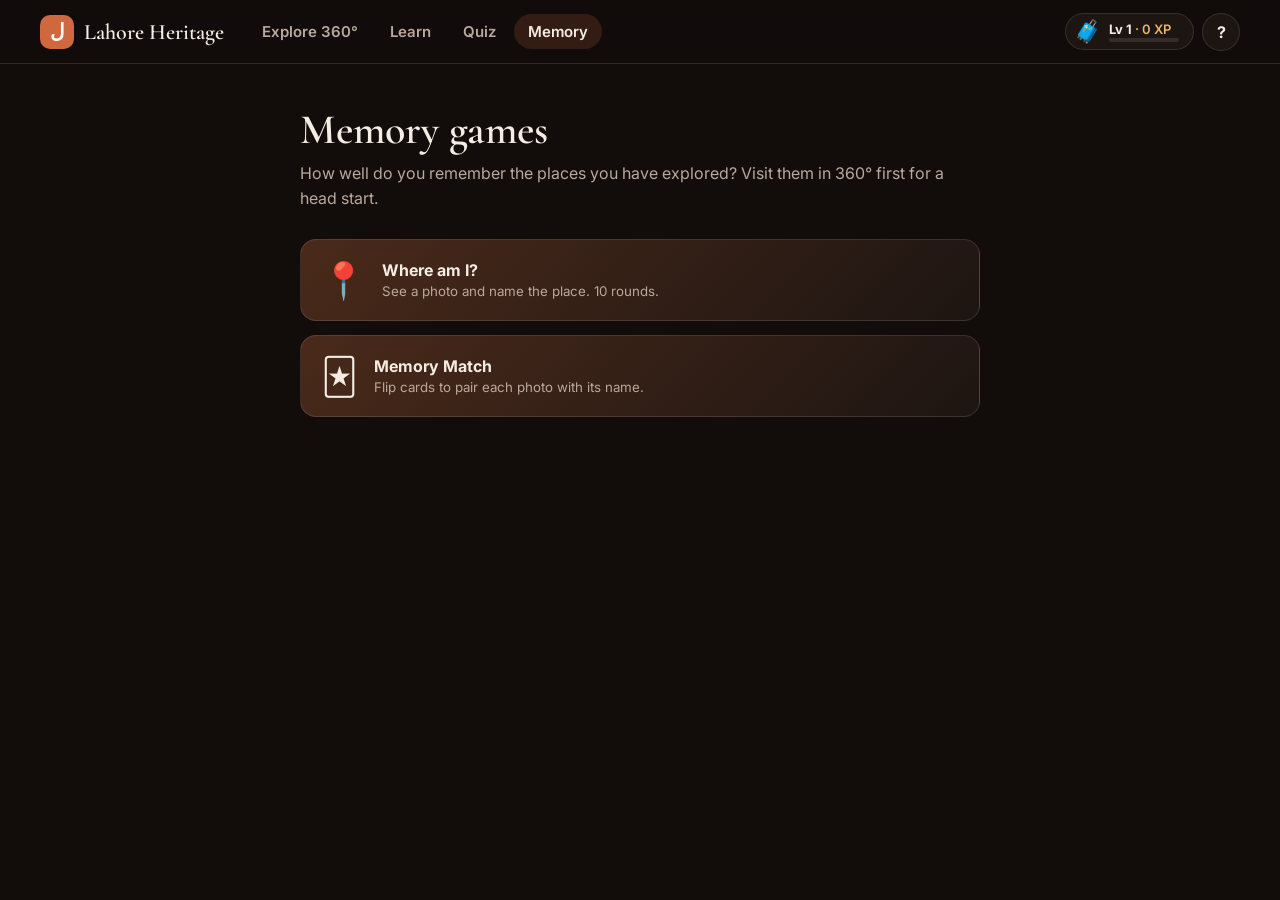
<file: memory.html>
<!DOCTYPE html>
<html lang="en">
<head>
  <meta charset="UTF-8">
  <meta name="viewport" content="width=device-width, initial-scale=1.0">
  <title>Memory Games · Lahore Heritage</title>
  <link rel="preconnect" href="https://fonts.googleapis.com">
  <link rel="preconnect" href="https://fonts.gstatic.com" crossorigin>
  <link href="https://fonts.googleapis.com/css2?family=Cormorant+Garamond:wght@600&family=Inter:wght@400;600;700;800&display=swap" rel="stylesheet">
  <link rel="stylesheet" href="assets/css/style.css">
  <link rel="stylesheet" href="assets/css/site.css">
</head>
<body class="page">
  <main class="play" id="app"></main>

  <script src="assets/js/tour-data.js"></script>
  <script src="assets/js/aerial-views.js"></script>
  <script src="assets/js/heritage-data.js"></script>
  <script src="assets/js/images.js"></script>
  <script src="assets/js/game.js"></script>
  <script src="assets/js/memory.js"></script>
</body>
</html>
</file>
<file: assets/css/style.css>
:root {
  --bg: #120d0b;
  --surface: #1d1512;
  --surface-2: #2a1f1a;
  --text: #f5ece4;
  --muted: #b9a89b;
  --accent: #d0683f;
  --accent-2: #e9b36a;
  --line: rgba(245, 236, 228, 0.12);
  --glass: rgba(18, 13, 11, 0.72);
  --radius: 14px;
  --display: "Cormorant Garamond", Georgia, serif;
  --body: "Inter", system-ui, -apple-system, "Segoe UI", sans-serif;
}

* { box-sizing: border-box; }
html, body { margin: 0; background: var(--bg); color: var(--text); font-family: var(--body); }
a { color: inherit; text-decoration: none; }
button { font: inherit; color: inherit; cursor: pointer; }
img { display: block; max-width: 100%; }

/* ---------- Home: hero ---------- */
.hero {
  position: relative; min-height: 100svh; display: flex; align-items: flex-end;
  padding: 0 clamp(16px, 6vw, 96px) clamp(48px, 10vh, 120px);
  background: var(--hero-image) center / cover no-repeat;
}
.hero::before {
  content: ""; position: absolute; inset: 0;
  background: linear-gradient(180deg, rgba(18,13,11,.25) 0%, rgba(18,13,11,.35) 45%, var(--bg) 100%);
}
.hero__inner { position: relative; max-width: 760px; }
.eyebrow {
  display: inline-block; font-size: 13px; letter-spacing: .18em; text-transform: uppercase;
  color: var(--accent-2); margin-bottom: 16px;
}
.hero h1 {
  font-family: var(--display); font-weight: 600; line-height: 1.02; margin: 0 0 20px;
  font-size: clamp(44px, 8vw, 96px);
}
.hero p { font-size: clamp(16px, 2vw, 19px); line-height: 1.6; color: var(--muted); margin: 0 0 32px; max-width: 600px; }
.actions { display: flex; flex-wrap: wrap; gap: 12px; }
.btn {
  display: inline-flex; align-items: center; gap: 10px; padding: 14px 24px; border-radius: 999px;
  font-weight: 600; font-size: 15px; border: 1px solid transparent; transition: transform .15s, background .15s;
}
.btn:hover { transform: translateY(-1px); }
.btn--primary { background: var(--accent); color: #fff; }
.btn--primary:hover { background: #dd7750; }
.btn--ghost { border-color: rgba(255,255,255,.35); background: rgba(0,0,0,.25); backdrop-filter: blur(6px); }
.btn--ghost:hover { background: rgba(255,255,255,.12); }

/* ---------- Home: sites ---------- */
.sites { padding: 40px clamp(16px, 6vw, 96px) 80px; max-width: 1400px; margin: 0 auto; }
.site { padding: 48px 0; border-top: 1px solid var(--line); }
.site:first-child { border-top: 0; }
.site__head { display: flex; flex-wrap: wrap; align-items: baseline; justify-content: space-between; gap: 8px 24px; margin-bottom: 24px; }
.site h2 { font-family: var(--display); font-weight: 600; font-size: clamp(30px, 4vw, 44px); margin: 0; }
.site__blurb { color: var(--muted); margin: 6px 0 0; max-width: 620px; line-height: 1.55; }
.site__count { color: var(--accent-2); font-size: 14px; white-space: nowrap; }
.grid { display: grid; grid-template-columns: repeat(auto-fill, minmax(240px, 1fr)); gap: 18px; }

.card {
  position: relative; border-radius: var(--radius); overflow: hidden; background: var(--surface);
  aspect-ratio: 16 / 10; isolation: isolate;
}
.card img { width: 100%; height: 100%; object-fit: cover; transition: transform .5s ease; }
.card:hover img { transform: scale(1.06); }
.card::after {
  content: ""; position: absolute; inset: 0; z-index: 1;
  background: linear-gradient(180deg, transparent 45%, rgba(0,0,0,.8) 100%);
}
.card__title { position: absolute; left: 14px; right: 14px; bottom: 12px; z-index: 2; font-weight: 600; font-size: 15px; line-height: 1.3; }
.badge {
  position: absolute; top: 10px; right: 10px; z-index: 2; font-size: 12px; font-weight: 700;
  padding: 4px 9px; border-radius: 999px; background: var(--glass); backdrop-filter: blur(6px);
}

.footer { padding: 32px clamp(16px, 6vw, 96px); border-top: 1px solid var(--line); color: var(--muted); font-size: 14px; text-align: center; }
.footer a { color: var(--accent-2); }

/* ---------- Tour page ---------- */
.tour, .tour body { height: 100%; overflow: hidden; }
#pano { position: fixed; inset: 0; background: #000; }

.topbar {
  position: fixed; top: 0; left: 0; right: 0; z-index: 20; display: flex; align-items: center; gap: 12px;
  padding: 14px 16px; background: linear-gradient(180deg, rgba(0,0,0,.65), transparent); pointer-events: none;
}
.topbar > * { pointer-events: auto; }
.scene-title { flex: 1; min-width: 0; text-align: center; }
.scene-title h1 { font-family: var(--display); font-weight: 600; font-size: clamp(20px, 3vw, 30px); margin: 0; text-shadow: 0 2px 10px rgba(0,0,0,.6); white-space: nowrap; overflow: hidden; text-overflow: ellipsis; }
.scene-title span { font-size: 12px; letter-spacing: .14em; text-transform: uppercase; color: var(--accent-2); }

.icon-btn {
  width: 44px; height: 44px; flex: none; display: grid; place-items: center; border-radius: 50%;
  border: 1px solid rgba(255,255,255,.18); background: var(--glass); backdrop-filter: blur(8px); transition: background .15s;
}
.icon-btn:hover, .icon-btn[aria-pressed="true"] { background: var(--accent); border-color: var(--accent); }
.icon-btn svg { width: 20px; height: 20px; }
.tools { display: flex; gap: 8px; }

/* Bottom location drawer */
.drawer {
  position: fixed; left: 0; right: 0; bottom: 0; z-index: 20; background: var(--glass); backdrop-filter: blur(12px);
  border-top: 1px solid var(--line); transform: translateY(calc(100% - 52px)); transition: transform .35s ease;
}
.drawer.open { transform: none; }
.drawer__bar { display: flex; align-items: center; gap: 8px; height: 52px; padding: 0 12px; overflow-x: auto; scrollbar-width: none; }
.drawer__bar::-webkit-scrollbar { display: none; }
.drawer__toggle { display: flex; align-items: center; gap: 8px; padding: 8px 14px; border: 0; border-radius: 999px; background: var(--accent); font-weight: 600; font-size: 14px; flex: none; }
.drawer__toggle svg { width: 16px; height: 16px; transition: transform .3s; }
.drawer.open .drawer__toggle svg { transform: rotate(180deg); }
.tab { flex: none; padding: 8px 14px; border-radius: 999px; border: 1px solid transparent; background: none; font-size: 14px; color: var(--muted); }
.tab:hover { color: var(--text); }
.tab.active { color: var(--text); border-color: var(--line); background: rgba(255,255,255,.08); }
.strip { display: flex; gap: 12px; padding: 4px 12px 16px; overflow-x: auto; scroll-snap-type: x proximity; }
.thumb {
  flex: none; width: 168px; border: 2px solid transparent; border-radius: 10px; overflow: hidden; padding: 0;
  background: var(--surface); text-align: left; scroll-snap-align: start; transition: border-color .15s;
}
.thumb img { width: 100%; aspect-ratio: 16 / 10; object-fit: cover; }
.thumb span { display: block; padding: 7px 9px; font-size: 13px; line-height: 1.3; white-space: nowrap; overflow: hidden; text-overflow: ellipsis; }
.thumb:hover { border-color: rgba(255,255,255,.4); }
.thumb.current { border-color: var(--accent); }

/* Navigation hotspots */
.nav-spot { width: 46px; height: 46px; cursor: pointer; }
.nav-spot__ring {
  width: 100%; height: 100%; border-radius: 50%; display: grid; place-items: center;
  background: rgba(208, 104, 63, .85); border: 3px solid #fff; box-shadow: 0 4px 18px rgba(0,0,0,.45);
  transition: transform .2s; animation: pulse 2.4s infinite;
}
.nav-spot__ring svg { width: 20px; height: 20px; }
.nav-spot:hover .nav-spot__ring { transform: scale(1.15); animation: none; }
.nav-spot__label {
  position: absolute; bottom: calc(100% + 10px); left: 50%; transform: translateX(-50%);
  white-space: nowrap; padding: 6px 11px; border-radius: 8px; font: 600 13px var(--body);
  background: var(--glass); color: var(--text); opacity: 0; pointer-events: none; transition: opacity .2s;
}
.nav-spot:hover .nav-spot__label { opacity: 1; }
@keyframes pulse {
  0%   { box-shadow: 0 0 0 0 rgba(208,104,63,.6), 0 4px 18px rgba(0,0,0,.45); }
  70%  { box-shadow: 0 0 0 14px rgba(208,104,63,0), 0 4px 18px rgba(0,0,0,.45); }
  100% { box-shadow: 0 0 0 0 rgba(208,104,63,0), 0 4px 18px rgba(0,0,0,.45); }
}

/* Keep Pannellum's zoom controls clear of the top bar and drawer. */
.pnlm-controls-container { top: auto !important; bottom: 70px; left: 16px !important; }
.pnlm-load-box { background: var(--glass); border-radius: var(--radius); }

@media (max-width: 600px) {
  .thumb { width: 136px; }
  .tools .hide-sm { display: none; }
}
@media (prefers-reduced-motion: reduce) {
  .nav-spot__ring { animation: none; }
  * { transition: none !important; }
}
</file>
<file: assets/css/site.css>
/* Styles for the learning & game sections. Loaded after style.css. */

/* =========================================================
   Site chrome: nav, tab bar, XP pill
   ========================================================= */
:root { --ok: #5fbf7f; --bad: #e0675a; --nav-h: 64px; }
.page { padding-top: var(--nav-h); }
.nav {
  position: fixed; top: 0; left: 0; right: 0; z-index: 50; height: var(--nav-h);
  display: flex; align-items: center; gap: 24px; padding: 0 clamp(16px, 4vw, 40px);
  background: rgba(18, 13, 11, .82); backdrop-filter: blur(12px); border-bottom: 1px solid var(--line);
}
.nav__brand { display: flex; align-items: center; gap: 10px; font-family: var(--display); font-size: 22px; font-weight: 600; white-space: nowrap; }
.nav__logo { width: 34px; height: 34px; display: grid; place-items: center; border-radius: 10px; background: var(--accent); font-size: 20px; color: #fff; }
.nav__links { display: flex; gap: 4px; flex: 1; }
.nav__links a { padding: 8px 14px; border-radius: 999px; color: var(--muted); font-weight: 600; font-size: 15px; }
.nav__links a:hover { color: var(--text); background: rgba(255,255,255,.06); }
.nav__links a.active { color: var(--text); background: rgba(208,104,63,.18); }
.nav__right { display: flex; align-items: center; gap: 8px; margin-left: auto; }
.help-btn { width: 38px; height: 38px; border-radius: 50%; border: 1px solid var(--line); background: var(--surface); font-weight: 700; font-size: 16px; }
.help-btn:hover { background: var(--surface-2); }

.pill {
  display: grid; grid-template-columns: auto auto; grid-template-rows: auto auto; column-gap: 8px; align-items: center;
  padding: 6px 14px 7px 8px; border-radius: 999px; border: 1px solid var(--line); background: var(--surface); cursor: pointer; text-align: left;
}
.pill:hover { border-color: var(--accent); }
.pill__icon { grid-row: span 2; font-size: 22px; line-height: 1; }
.pill__text { font-size: 13px; white-space: nowrap; }
.pill__xp { color: var(--accent-2); font-weight: 600; }
.pill__bar { height: 4px; border-radius: 4px; background: rgba(255,255,255,.1); overflow: hidden; min-width: 70px; }
.pill__bar i, .xpbar i { display: block; height: 100%; background: linear-gradient(90deg, var(--accent), var(--accent-2)); border-radius: inherit; transition: width .6s ease; }

.tabbar { display: none; }
@media (max-width: 760px) {
  .nav { gap: 12px; }
  .nav__links { display: none; }
  .nav__brand span:last-child { display: none; }
  .page { padding-bottom: 72px; }
  .tabbar {
    position: fixed; left: 0; right: 0; bottom: 0; z-index: 50; display: grid; grid-template-columns: repeat(5, 1fr);
    background: rgba(18,13,11,.94); backdrop-filter: blur(12px); border-top: 1px solid var(--line); padding: 6px 4px calc(6px + env(safe-area-inset-bottom));
  }
  .tabbar a { display: flex; flex-direction: column; align-items: center; gap: 2px; font-size: 11px; font-weight: 600; color: var(--muted); padding: 4px 0; border-radius: 10px; }
  .tabbar a span { font-size: 20px; }
  .tabbar a.active { color: var(--text); background: rgba(208,104,63,.18); }
}

/* Buttons & generic bits */
.btn--sm { padding: 9px 16px; font-size: 14px; }
.btn[disabled] { opacity: .5; cursor: default; transform: none; }
button.btn { border: 1px solid transparent; }
.link-btn { background: none; border: 0; padding: 4px; color: var(--muted); text-decoration: underline; font-size: 14px; }
.link-btn:hover { color: var(--text); }
.link-reset { background: none; border: 0; padding: 0; text-align: left; cursor: pointer; }
.muted { color: var(--muted); }
.wrap { max-width: 1120px; margin: 0 auto; padding: 0 clamp(16px, 4vw, 40px); }
.section-title { font-family: var(--display); font-weight: 600; font-size: clamp(30px, 4vw, 42px); margin: 0 0 6px; }
.section-sub { color: var(--muted); margin: 0 0 28px; line-height: 1.55; }
.xpbar { height: 8px; border-radius: 8px; background: rgba(255,255,255,.1); overflow: hidden; margin: 10px 0 6px; }

/* =========================================================
   Toasts
   ========================================================= */
.toasts { position: fixed; top: calc(var(--nav-h) + 12px); right: 16px; z-index: 120; display: flex; flex-direction: column; gap: 8px; pointer-events: none; max-width: calc(100vw - 32px); }
.toast {
  display: flex; align-items: center; gap: 12px; padding: 12px 16px; border-radius: 12px; font-size: 14px;
  background: var(--surface-2); border: 1px solid var(--line); box-shadow: 0 10px 30px rgba(0,0,0,.4);
  animation: toast-in .35s cubic-bezier(.2,1.4,.4,1);
}
.toast.out { opacity: 0; transform: translateX(20px); transition: all .4s; }
.toast b { display: block; }
.toast small { color: var(--muted); }
.toast__xp { font-weight: 800; color: var(--accent-2); white-space: nowrap; }
.toast__icon { font-size: 28px; }
.toast--badge, .toast--level { border-color: var(--accent-2); background: linear-gradient(135deg, #3a2618, var(--surface-2)); }
@keyframes toast-in { from { opacity: 0; transform: translateY(-10px) scale(.95); } }

/* =========================================================
   Modal & passport
   ========================================================= */
.modal { position: fixed; inset: 0; z-index: 100; display: grid; place-items: center; padding: 16px; background: rgba(0,0,0,.6); backdrop-filter: blur(4px); animation: fade .2s; }
.modal.out { opacity: 0; transition: opacity .2s; }
.modal__card { position: relative; width: min(760px, 100%); max-height: calc(100svh - 32px); overflow: auto; background: var(--surface); border: 1px solid var(--line); border-radius: 20px; padding: 28px; }
.modal__close { position: absolute; top: 14px; right: 14px; width: 36px; height: 36px; border-radius: 50%; border: 0; background: rgba(255,255,255,.08); }
.modal h3 { font-family: var(--display); font-size: 26px; margin: 28px 0 4px; }
.modal h3 small { font-family: var(--body); font-size: 14px; color: var(--accent-2); margin-left: 6px; }
.passport__head { display: flex; gap: 18px; align-items: center; }
.passport__head h2 { margin: 2px 0 0; font-family: var(--display); font-size: 30px; }
.passport__head > div:last-child { flex: 1; }
.passport__level { width: 76px; height: 76px; flex: none; border-radius: 50%; display: grid; place-items: center; font-size: 38px; background: radial-gradient(circle, #4a2c1c, var(--surface-2)); border: 2px solid var(--accent-2); }
.stamps { display: grid; grid-template-columns: repeat(auto-fill, minmax(200px, 1fr)); gap: 12px; margin-top: 12px; }
.stamp { padding: 14px; border-radius: 14px; background: var(--bg); border: 1px dashed var(--line); }
.stamp.stamped { border: 1px solid var(--accent-2); }
.stamp__seal { position: relative; width: 64px; height: 64px; margin-bottom: 10px; }
.stamp__seal img { width: 100%; height: 100%; object-fit: cover; border-radius: 50%; filter: grayscale(1) opacity(.45); }
.stamp.stamped .stamp__seal img { filter: none; box-shadow: 0 0 0 3px var(--accent-2); }
.stamp__seal span { position: absolute; right: -4px; bottom: -4px; width: 24px; height: 24px; border-radius: 50%; display: grid; place-items: center; font-size: 13px; font-weight: 800; background: var(--accent-2); color: #3a2618; }
.stamp__seal span:empty { display: none; }
.stamp ul { list-style: none; padding: 0; margin: 8px 0 0; font-size: 13px; color: var(--muted); display: grid; gap: 4px; }
.stamp li.ok { color: var(--ok); }
.stamp a { text-decoration: underline; }
.badges { display: grid; grid-template-columns: repeat(auto-fill, minmax(150px, 1fr)); gap: 10px; margin-top: 12px; }
.badge-item { padding: 12px; border-radius: 12px; background: var(--bg); text-align: center; opacity: .45; filter: grayscale(1); }
.badge-item.earned { opacity: 1; filter: none; border: 1px solid rgba(233,179,106,.4); }
.badge-item span { font-size: 30px; display: block; }
.badge-item b { display: block; font-size: 14px; margin-top: 4px; }
.badge-item small { color: var(--muted); font-size: 12px; line-height: 1.35; display: block; margin-top: 2px; }
.passport__foot { text-align: center; margin: 24px 0 0; }
@keyframes fade { from { opacity: 0; } }

/* =========================================================
   Guided tour (spotlight)
   ========================================================= */
.spot { position: fixed; inset: 0; z-index: 110; }
.spot__hole { position: fixed; border-radius: 14px; box-shadow: 0 0 0 9999px rgba(0,0,0,.7); transition: all .35s ease; pointer-events: none; }
.spot--center .spot__hole { left: 50%; top: 50%; width: 0; height: 0; }
.spot__card { position: fixed; background: var(--surface); border: 1px solid var(--accent-2); border-radius: 16px; padding: 20px; box-shadow: 0 20px 50px rgba(0,0,0,.5); transition: all .35s ease; }
.spot--center .spot__card { left: 50%; top: 50%; transform: translate(-50%, -50%); width: min(400px, calc(100vw - 32px)); }
.spot__card h3 { margin: 10px 0 6px; font-family: var(--display); font-size: 24px; }
.spot__card p { margin: 0 0 16px; color: var(--muted); line-height: 1.55; font-size: 15px; }
.spot__dots { display: flex; gap: 5px; }
.spot__dots i { width: 7px; height: 7px; border-radius: 50%; background: var(--line); }
.spot__dots i.on { background: var(--accent); width: 20px; border-radius: 4px; }
.spot__actions { display: flex; justify-content: space-between; align-items: center; }

/* =========================================================
   Home
   ========================================================= */
.hero--home { min-height: calc(88svh - var(--nav-h)); }
.journey { margin: -40px auto 0; position: relative; z-index: 2; }
.journey__card { display: flex; flex-wrap: wrap; align-items: center; gap: 18px 28px; padding: 20px 24px; border-radius: 18px; background: var(--surface); border: 1px solid var(--line); }
.journey__level { display: flex; align-items: center; gap: 14px; min-width: 220px; flex: 1; }
.journey__level .passport__level { width: 56px; height: 56px; font-size: 28px; }
.journey__level b { font-size: 18px; }
.journey__next { flex: 2; min-width: 240px; display: flex; align-items: center; gap: 14px; justify-content: space-between; padding: 12px 16px; border-radius: 12px; background: var(--bg); }
.journey__next small { display: block; color: var(--accent-2); font-size: 12px; text-transform: uppercase; letter-spacing: .1em; }

.paths { display: grid; grid-template-columns: repeat(auto-fit, minmax(230px, 1fr)); gap: 16px; }
.path {
  display: flex; flex-direction: column; gap: 10px; padding: 24px; border-radius: 18px; background: var(--surface);
  border: 1px solid var(--line); transition: transform .2s, border-color .2s;
}
.path:hover { transform: translateY(-3px); border-color: var(--accent); }
.path__icon { width: 52px; height: 52px; border-radius: 14px; display: grid; place-items: center; font-size: 26px; background: rgba(208,104,63,.15); }
.path h3 { margin: 4px 0 0; font-size: 20px; }
.path p { margin: 0; color: var(--muted); line-height: 1.5; flex: 1; }
.path__reward { font-size: 13px; font-weight: 600; color: var(--accent-2); }

.home-section { padding-top: 64px; padding-bottom: 64px; }
.sitecards { display: grid; grid-template-columns: repeat(auto-fill, minmax(300px, 1fr)); gap: 18px; }
.sitecard { border-radius: 18px; overflow: hidden; background: var(--surface); border: 1px solid var(--line); display: flex; flex-direction: column; }
.sitecard__img { position: relative; aspect-ratio: 2 / 1; }
.sitecard__img img { width: 100%; height: 100%; object-fit: cover; }
.sitecard__stamp { position: absolute; top: 10px; right: 10px; padding: 4px 10px; border-radius: 999px; font-size: 12px; font-weight: 700; background: var(--glass); backdrop-filter: blur(6px); }
.sitecard__stamp.done { background: var(--accent-2); color: #3a2618; }
.sitecard__body { padding: 16px 18px 18px; display: flex; flex-direction: column; gap: 8px; flex: 1; }
.sitecard h3 { margin: 0; font-family: var(--display); font-size: 26px; }
.sitecard p { margin: 0; color: var(--muted); line-height: 1.5; flex: 1; }
.sitecard__actions { display: flex; gap: 8px; flex-wrap: wrap; margin-top: 6px; }
.chip-btn { padding: 8px 14px; border-radius: 999px; font-size: 14px; font-weight: 600; background: rgba(255,255,255,.07); border: 1px solid var(--line); }
.chip-btn:hover { background: rgba(255,255,255,.14); }
.chip-btn--accent { background: var(--accent); border-color: var(--accent); }
.chip-btn--accent:hover { background: #dd7750; }

/* =========================================================
   Learn
   ========================================================= */
.readbar { position: fixed; top: var(--nav-h); left: 0; height: 3px; z-index: 49; background: linear-gradient(90deg, var(--accent), var(--accent-2)); width: 0; }
.story-hero { position: relative; min-height: 52svh; display: flex; align-items: flex-end; background-size: cover; background-position: center; }
.story-hero::before { content: ""; position: absolute; inset: 0; background: linear-gradient(180deg, rgba(18,13,11,.1), rgba(18,13,11,.4) 50%, var(--bg)); }
.story-hero .wrap { position: relative; width: 100%; padding-bottom: 28px; }
.story-hero h1 { font-family: var(--display); font-size: clamp(42px, 7vw, 76px); margin: 0; line-height: 1; }
.story-hero .local { font-size: clamp(22px, 3vw, 30px); color: var(--accent-2); margin-top: 8px; display: block; text-align: left; }
.story-hero p { font-size: clamp(16px, 2vw, 19px); margin: 12px 0 0; max-width: 620px; }
.back-link { display: inline-flex; gap: 6px; color: var(--muted); font-size: 14px; margin-bottom: 14px; }
.back-link:hover { color: var(--text); }

.facts { display: grid; grid-template-columns: repeat(auto-fit, minmax(200px, 1fr)); gap: 12px; margin: 8px 0 40px; }
.fact { display: flex; gap: 12px; align-items: center; padding: 14px 16px; border-radius: 14px; background: var(--surface); border: 1px solid var(--line); }
.fact span { font-size: 26px; }
.fact small { display: block; color: var(--muted); font-size: 12px; text-transform: uppercase; letter-spacing: .08em; }
.fact b { font-size: 15px; }

.article { display: grid; grid-template-columns: minmax(0, 1fr) 320px; gap: 40px; align-items: start; }
.article__main section { margin-bottom: 30px; }
.article__main h2 { font-family: var(--display); font-size: 30px; margin: 0 0 8px; }
.article__main p { font-size: 17.5px; line-height: 1.75; color: #e9ddd2; margin: 0; }
.aside { position: sticky; top: calc(var(--nav-h) + 20px); display: grid; gap: 16px; }
.dyk { padding: 18px; border-radius: 16px; background: linear-gradient(135deg, #3a2618, var(--surface)); border: 1px solid rgba(233,179,106,.35); }
.dyk h4, .timeline h4 { margin: 0 0 10px; font-size: 13px; letter-spacing: .12em; text-transform: uppercase; color: var(--accent-2); }
.dyk p { margin: 0 0 10px; line-height: 1.55; font-size: 15px; }
.dyk p:last-child { margin: 0; }
.timeline { padding: 18px; border-radius: 16px; background: var(--surface); border: 1px solid var(--line); }
.timeline ol { list-style: none; margin: 0; padding: 0 0 0 14px; border-left: 2px solid var(--line); display: grid; gap: 12px; }
.timeline li { position: relative; font-size: 14px; line-height: 1.45; color: var(--muted); }
.timeline li::before { content: ""; position: absolute; left: -20px; top: 5px; width: 10px; height: 10px; border-radius: 50%; background: var(--accent); }
.timeline b { color: var(--text); display: block; }

.highlights { display: grid; grid-template-columns: repeat(auto-fill, minmax(230px, 1fr)); gap: 14px; margin: 14px 0 40px; }
.hl { border-radius: 14px; overflow: hidden; background: var(--surface); border: 1px solid var(--line); display: flex; flex-direction: column; }
.hl img { aspect-ratio: 16 / 10; object-fit: cover; width: 100%; }
.hl div { padding: 12px 14px 14px; display: flex; flex-direction: column; gap: 6px; flex: 1; }
.hl b { font-size: 16px; }
.hl p { margin: 0; font-size: 14px; color: var(--muted); line-height: 1.45; flex: 1; }
.hl a { font-size: 14px; font-weight: 600; color: var(--accent-2); }

.finish { text-align: center; padding: 32px 20px; border-radius: 20px; background: var(--surface); border: 1px solid var(--line); margin-bottom: 60px; }
.finish h3 { font-family: var(--display); font-size: 30px; margin: 0 0 6px; }
.finish p { color: var(--muted); margin: 0 0 18px; }
.finish .actions { justify-content: center; }

.storylist { display: grid; gap: 16px; padding-bottom: 60px; }
.storyrow { display: grid; grid-template-columns: 260px 1fr; border-radius: 18px; overflow: hidden; background: var(--surface); border: 1px solid var(--line); transition: border-color .2s; }
.storyrow:hover { border-color: var(--accent); }
.storyrow img { width: 100%; height: 100%; object-fit: cover; min-height: 150px; }
.storyrow > div { padding: 20px 22px; display: flex; flex-direction: column; gap: 6px; justify-content: center; }
.storyrow h3 { margin: 0; font-family: var(--display); font-size: 28px; }
.storyrow p { margin: 0; color: var(--muted); line-height: 1.5; }
.status { display: flex; flex-wrap: wrap; gap: 8px; margin-top: 6px; }
.status span { font-size: 12px; font-weight: 600; padding: 4px 10px; border-radius: 999px; background: rgba(255,255,255,.07); color: var(--muted); }
.status span.ok { background: rgba(95,191,127,.15); color: var(--ok); }
@media (max-width: 860px) {
  .article { grid-template-columns: 1fr; }
  .aside { position: static; }
  .storyrow { grid-template-columns: 1fr; }
  .storyrow img { aspect-ratio: 2 / 1; min-height: 0; }
}

/* =========================================================
   Quiz & games
   ========================================================= */
.play { max-width: 760px; margin: 0 auto; padding: 40px clamp(16px, 4vw, 40px) 60px; }
.topics { display: grid; grid-template-columns: repeat(auto-fill, minmax(210px, 1fr)); gap: 14px; }
.topic { position: relative; border-radius: 16px; overflow: hidden; background: var(--surface); border: 1px solid var(--line); text-align: left; padding: 0; transition: transform .2s, border-color .2s; }
.topic:hover { transform: translateY(-3px); border-color: var(--accent); }
.topic img { width: 100%; aspect-ratio: 2 / 1; object-fit: cover; }
.topic div { padding: 12px 14px 14px; }
.topic b { display: block; font-size: 16px; }
.topic small { color: var(--muted); }
.topic--wide { grid-column: 1 / -1; display: flex; align-items: center; gap: 16px; padding: 18px 20px; background: linear-gradient(135deg, #4a2a1a, var(--surface)); }
.topic--wide > span { font-size: 36px; }
.topic--wide div { padding: 0; }
.stars { color: var(--accent-2); letter-spacing: 2px; }

.qhead { display: flex; align-items: center; gap: 14px; margin-bottom: 18px; }
.qhead .xpbar { flex: 1; margin: 0; }
.qhead__count { font-size: 14px; color: var(--muted); white-space: nowrap; }
.streak { font-size: 14px; font-weight: 700; color: var(--accent-2); white-space: nowrap; min-width: 48px; text-align: right; }
.qcard { padding: 28px; border-radius: 20px; background: var(--surface); border: 1px solid var(--line); animation: pop .3s ease; }
.qcard__topic { font-size: 12px; letter-spacing: .12em; text-transform: uppercase; color: var(--accent-2); }
.qcard h2 { font-size: clamp(20px, 3vw, 26px); line-height: 1.35; margin: 8px 0 20px; }
.qimg { width: 100%; aspect-ratio: 16 / 10; object-fit: cover; border-radius: 14px; margin-bottom: 18px; }
.options { display: grid; gap: 10px; }
.option {
  display: flex; align-items: center; gap: 12px; width: 100%; padding: 14px 16px; border-radius: 12px; text-align: left; font-size: 16px;
  background: var(--bg); border: 2px solid var(--line); transition: border-color .15s, background .15s;
}
.option:hover:not([disabled]) { border-color: var(--accent); }
.option[disabled] { cursor: default; }
.option__key { width: 28px; height: 28px; flex: none; border-radius: 8px; display: grid; place-items: center; font-size: 13px; font-weight: 700; background: rgba(255,255,255,.08); }
.option.correct { border-color: var(--ok); background: rgba(95,191,127,.12); }
.option.correct .option__key { background: var(--ok); color: #0d2a17; }
.option.wrong { border-color: var(--bad); background: rgba(224,103,90,.12); animation: shake .35s; }
.option.wrong .option__key { background: var(--bad); }
.explain { margin-top: 16px; padding: 14px 16px; border-radius: 12px; background: var(--bg); line-height: 1.55; animation: pop .25s ease; }
.explain b { display: block; margin-bottom: 2px; }
.explain.good b { color: var(--ok); }
.explain.bad b { color: var(--bad); }
.explain a { color: var(--accent-2); font-weight: 600; }
.qnext { margin-top: 18px; display: flex; justify-content: flex-end; }

.result { text-align: center; padding: 36px 24px; border-radius: 20px; background: var(--surface); border: 1px solid var(--line); animation: pop .35s ease; }
.result__ring { width: 140px; height: 140px; margin: 0 auto 14px; border-radius: 50%; display: grid; place-items: center; font-size: 36px; font-weight: 800;
  background: conic-gradient(var(--accent-2) calc(var(--p) * 1%), rgba(255,255,255,.08) 0); position: relative; }
.result__ring::before { content: ""; position: absolute; inset: 10px; border-radius: 50%; background: var(--surface); }
.result__ring span { position: relative; }
.result h2 { font-family: var(--display); font-size: 34px; margin: 0; }
.result .stars { font-size: 30px; margin: 6px 0; }
.result p { color: var(--muted); margin: 6px 0 22px; }
.result .actions { justify-content: center; }

.memory-grid { display: grid; grid-template-columns: repeat(4, 1fr); gap: 10px; perspective: 1000px; }
.mcard { position: relative; aspect-ratio: 4 / 3; border: 0; padding: 0; background: none; transform-style: preserve-3d; transition: transform .45s; }
.mcard.flipped, .mcard.matched { transform: rotateY(180deg); }
.mcard__face { position: absolute; inset: 0; border-radius: 12px; backface-visibility: hidden; overflow: hidden; display: grid; place-items: center; }
.mcard__back { background: repeating-linear-gradient(45deg, #2a1f1a 0 10px, #241a16 10px 20px); border: 2px solid var(--line); font-family: var(--display); font-size: 30px; color: var(--accent); }
.mcard__front { transform: rotateY(180deg); background: var(--surface-2); border: 2px solid var(--line); }
.mcard__front img { width: 100%; height: 100%; object-fit: cover; }
.mcard__front span { padding: 8px; font-weight: 700; font-size: clamp(12px, 1.6vw, 15px); text-align: center; line-height: 1.3; }
.mcard.matched .mcard__front { border-color: var(--ok); box-shadow: 0 0 0 2px var(--ok); }
.mstats { display: flex; gap: 20px; justify-content: center; margin-bottom: 16px; color: var(--muted); }
.mstats b { color: var(--text); }
@media (max-width: 600px) { .memory-grid { grid-template-columns: repeat(3, 1fr); } }

@keyframes pop { from { opacity: 0; transform: translateY(8px) scale(.98); } }
@keyframes shake { 25% { transform: translateX(-5px); } 75% { transform: translateX(5px); } }

/* Tour page: XP pill in the top bar */
.topbar .pill { background: var(--glass); backdrop-filter: blur(8px); border-color: rgba(255,255,255,.18); }
.tour .toasts { top: 76px; }
@media (max-width: 600px) {
  .topbar { padding: 10px; gap: 8px; }
  .topbar .pill { padding: 6px 10px 6px 8px; }
  .topbar .pill .pill__bar, .topbar .pill .pill__xp { display: none; }
  .scene-title span { display: block; font-size: 10px; white-space: nowrap; overflow: hidden; text-overflow: ellipsis; }
  .scene-title h1 { font-size: 20px; }
}

@media (prefers-reduced-motion: reduce) {
  .mcard, .toast, .qcard, .result, .option.wrong { animation: none; transition: none; }
}

/* ---------- Home: "Lahore from above" map (assets/js/map.js) ---------- */
.home-map { padding-bottom: 24px; }
.home-map__head { display: flex; align-items: flex-end; justify-content: space-between; gap: 16px; }
.home-map__head .chip-btn { flex: none; margin-bottom: 28px; }
.map {
  height: min(70vh, 560px); border-radius: 18px; overflow: hidden; border: 1px solid var(--line);
  background: var(--surface); transition: opacity .45s ease, transform .45s ease;
}
.map--leaving { opacity: 0; transform: scale(1.04); }
.map-pin { border-radius: 50%; }
.map-pin img {
  width: 46px !important; height: 46px !important; border-radius: 50%; object-fit: cover; /* beat Leaflet's marker img reset */
  border: 3px solid var(--accent-2); box-shadow: 0 4px 14px rgba(0,0,0,.55);
  transition: transform .2s ease;
}
.map-pin span {
  position: absolute; inset: -6px; border-radius: 50%; border: 2px solid var(--accent-2);
  animation: map-pulse 2.4s ease-out infinite; pointer-events: none;
}
.map-pin:hover img, .map-pin:focus img { transform: scale(1.12); }
@keyframes map-pulse { from { opacity: .8; transform: scale(.9); } to { opacity: 0; transform: scale(1.6); } }
.leaflet-popup-content-wrapper, .leaflet-popup-tip { background: var(--surface); color: var(--text); }
.leaflet-popup-content { margin: 12px; }
.map-card { display: grid; gap: 6px; font-family: var(--body); }
.map-card img { width: 100%; height: 110px; object-fit: cover; border-radius: 10px; }
.map-card b { font-family: var(--display); font-size: 22px; font-weight: 600; }
.map-card small { color: var(--muted); }
.map-card .btn { justify-self: start; margin-top: 4px; }
.leaflet-container a.leaflet-popup-close-button { color: var(--muted); }
.leaflet-control-attribution { font-size: 10px; }
@media (max-width: 760px) {
  .home-map__head { flex-direction: column; align-items: flex-start; gap: 0; }
  .home-map__head .chip-btn { margin: -12px 0 16px; }
  .map { height: 60vh; }
}
@media (prefers-reduced-motion: reduce) { .map-pin span { animation: none; } .map { transition: none; } }
</file>
